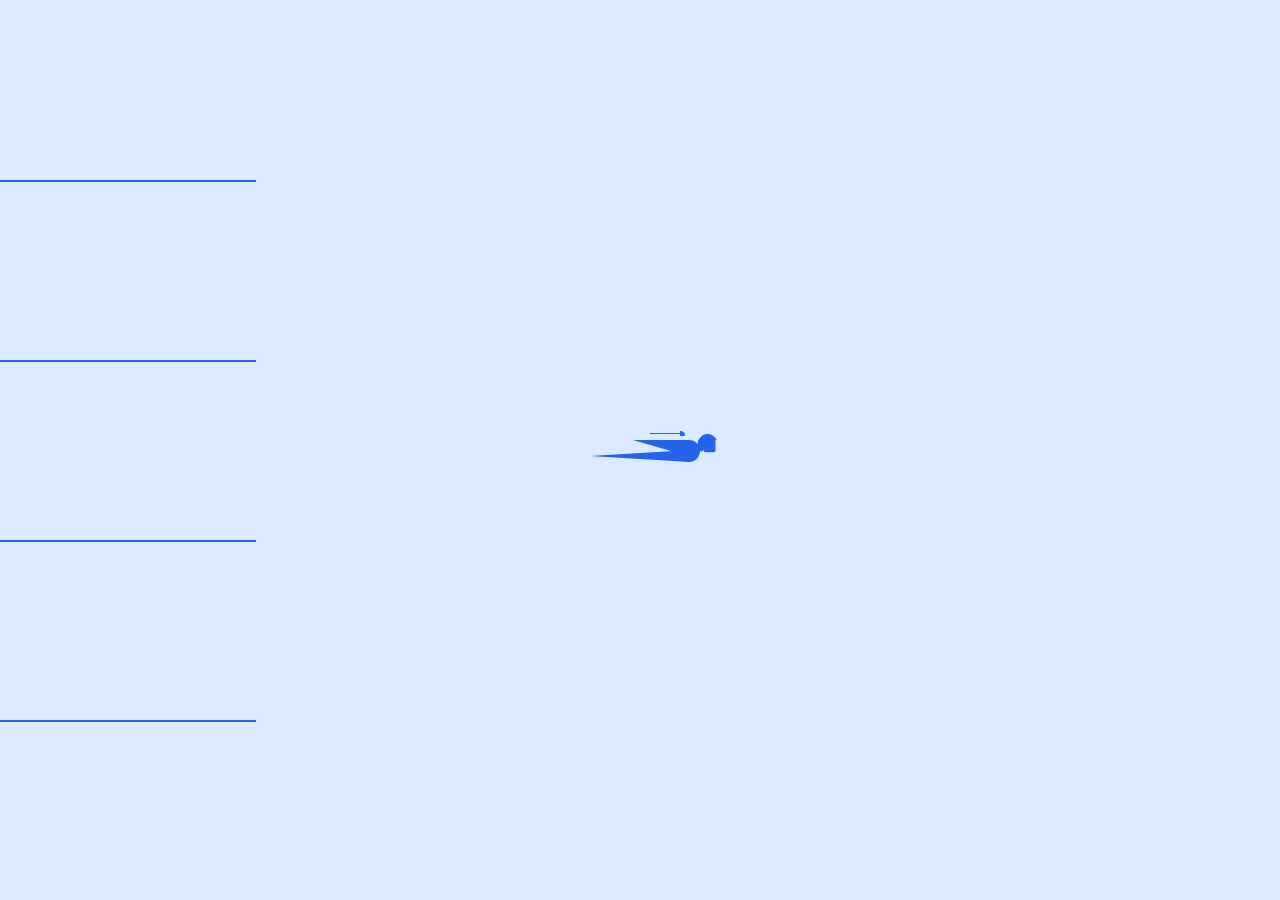
<file: index.html>
<!DOCTYPE html>
<html>
    <head>
        <meta charset="utf-8">
        <meta http-equiv="X-UA-Compatible" content="IE=edge">
        <title></title>
        <meta name="description" content="">
        <meta name="viewport" content="width=device-width, initial-scale=1">
        <link rel="stylesheet" href="loader.css">
    </head>
    <body>

        <div class="loaderCon" id="loader">
            <!-- From Uiverse.io by anand_4957 --> 
            <div class="clouds">
                <div class="cloud cloud1"></div>
                <div class="cloud cloud2"></div>
                <div class="cloud cloud3"></div>
                <div class="cloud cloud4"></div>
                <div class="cloud cloud5"></div>
            </div>

            <div class="loader">
                <span><span></span><span></span><span></span><span></span></span>
                <div class="base">
                    <span></span>
                    <div class="face"></div>
                </div>
            </div>

            <div class="longfazers">
                <span></span><span></span><span></span><span></span>
            </div>


        </div>
        
        <script>
            // setTimeout(function(){
            //     const loader = document.getElementById('loader');
            //     loader
            //     window.location.href = "login.html";
            // }, 5000); // 3 seconds
            window.addEventListener('load', function () {
                const loader = document.getElementById('loader');
                setTimeout(() => {
                    loader.classList.add(".fade");
                    window.location.href = "login.html";
                }, 5000); 
            });
        </script>

    </body>
</html>
</file>
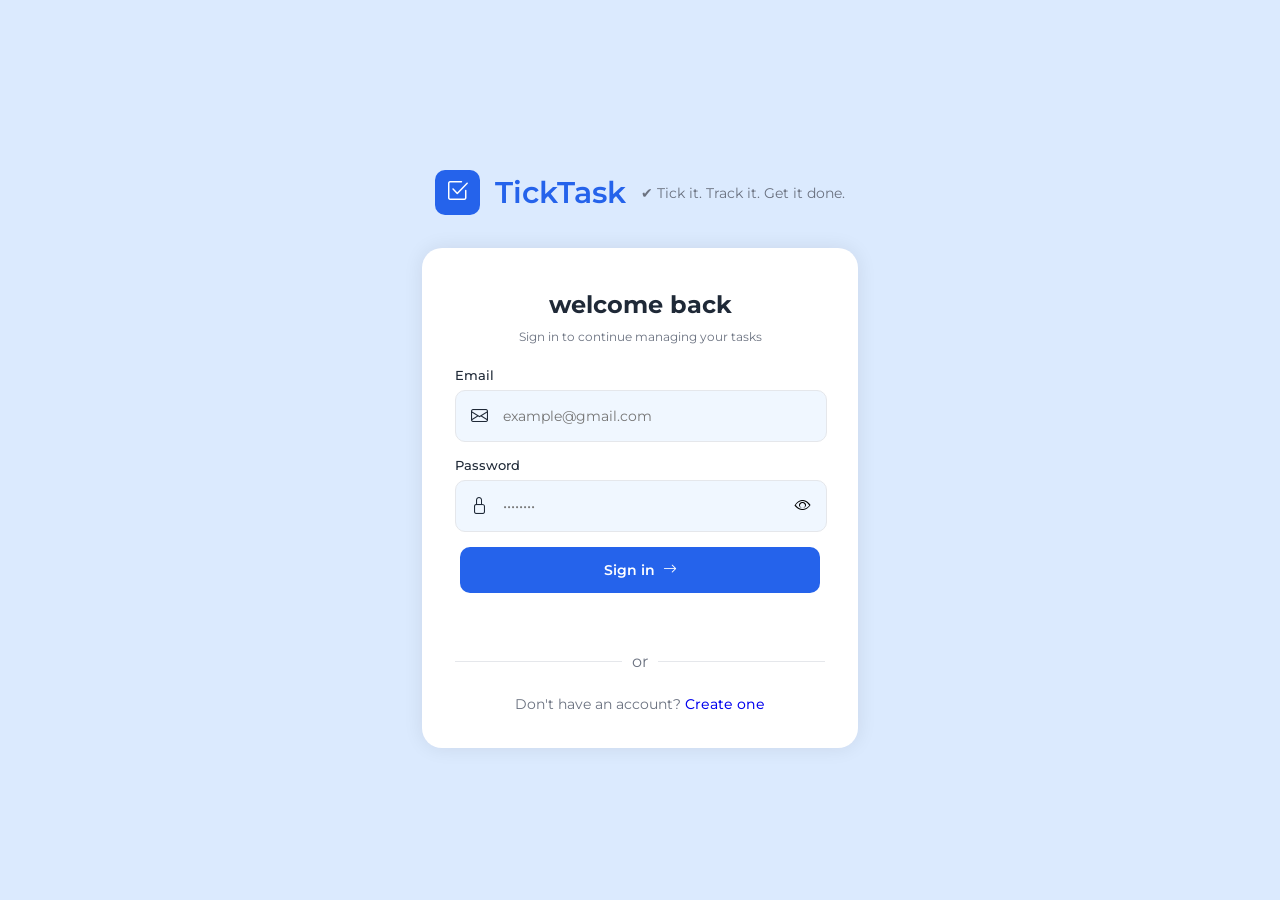
<file: dashboard.html>
<!DOCTYPE html>
<html>
    <head>
        <meta charset="utf-8">
        <meta http-equiv="X-UA-Compatible" content="IE=edge">
        <title></title>
        <meta name="description" content="">
        <meta name="viewport" content="width=device-width, initial-scale=1">
        <link rel="stylesheet" href="dashboard.css">
        <link rel="stylesheet" href="dashboardResponsiveness.css">
        <link rel="stylesheet" href="https://cdn.jsdelivr.net/npm/bootstrap-icons@1.13.1/font/bootstrap-icons.min.css">
        <link rel="preconnect" href="https://fonts.googleapis.com">
        <link rel="preconnect" href="https://fonts.gstatic.com" crossorigin>
        <link href="https://fonts.googleapis.com/css2?family=Montserrat:ital,wght@0,100..900;1,100..900&display=swap" rel="stylesheet">

        <script src="https://cdn.onesignal.com/sdks/web/v16/OneSignalSDK.page.js" defer></script>
        <script>
        window.OneSignalDeferred = window.OneSignalDeferred || [];
        OneSignalDeferred.push(async function(OneSignal) {
            await OneSignal.init({
            appId: "158f4d46-0c42-40fd-8599-8eeed6279883",
            notifyButton: {
                enable: true, // this shows the bell
            },
            });
        });
        </script>
    </head>
    <body>
        <div class="header">
            <div class="sub-header">
                <div class="logo">
                    <div class="sub-box-icon reasonIcon"><i class="bi bi-check2-square"></i></div>
                    <h2>TickTask</h2>
                </div>
                <div class="cta">
                    <div class="profile">
                        <div class="profileCon">
                            <div class="circle"></div>
                            <h3></h3>
                        </div>
                    </div>
                    <!-- <div class="toggleButton">
                        <label class="switch">
                            <span class="sun"><svg xmlns="http://www.w3.org/2000/svg" viewBox="0 0 24 24"><g fill="#ffd43b"><circle r="5" cy="12" cx="12"></circle><path d="m21 13h-1a1 1 0 0 1 0-2h1a1 1 0 0 1 0 2zm-17 0h-1a1 1 0 0 1 0-2h1a1 1 0 0 1 0 2zm13.66-5.66a1 1 0 0 1 -.66-.29 1 1 0 0 1 0-1.41l.71-.71a1 1 0 1 1 1.41 1.41l-.71.71a1 1 0 0 1 -.75.29zm-12.02 12.02a1 1 0 0 1 -.71-.29 1 1 0 0 1 0-1.41l.71-.66a1 1 0 0 1 1.41 1.41l-.71.71a1 1 0 0 1 -.7.24zm6.36-14.36a1 1 0 0 1 -1-1v-1a1 1 0 0 1 2 0v1a1 1 0 0 1 -1 1zm0 17a1 1 0 0 1 -1-1v-1a1 1 0 0 1 2 0v1a1 1 0 0 1 -1 1zm-5.66-14.66a1 1 0 0 1 -.7-.29l-.71-.71a1 1 0 0 1 1.41-1.41l.71.71a1 1 0 0 1 0 1.41 1 1 0 0 1 -.71.29zm12.02 12.02a1 1 0 0 1 -.7-.29l-.66-.71a1 1 0 0 1 1.36-1.36l.71.71a1 1 0 0 1 0 1.41 1 1 0 0 1 -.71.24z"></path></g></svg></span>
                            <span class="moon"><svg xmlns="http://www.w3.org/2000/svg" viewBox="0 0 384 512"><path d="m223.5 32c-123.5 0-223.5 100.3-223.5 224s100 224 223.5 224c60.6 0 115.5-24.2 155.8-63.4 5-4.9 6.3-12.5 3.1-18.7s-10.1-9.7-17-8.5c-9.8 1.7-19.8 2.6-30.1 2.6-96.9 0-175.5-78.8-175.5-176 0-65.8 36-123.1 89.3-153.3 6.1-3.5 9.2-10.5 7.7-17.3s-7.3-11.9-14.3-12.5c-6.3-.5-12.6-.8-19-.8z"></path></svg></span>   
                            <input type="checkbox" class="input" onclick="toggle()">
                            <span class="slider"></span>
                        </label>
                    </div> -->
                    <div class="logoutButton">
                        <button class="logoutBtn"><i class="bi bi-box-arrow-right"></i><p>Logout</p></button>
                    </div>
                </div>
            </div>
        </div>
        <div class="content">
            <div class="sub-content">
                <div class="dashboard">
                    <h2> <span class="name"></span></h2>
                    <p>Your task board is empty. Let's add something!</p>
                </div>
                <div class="card-wrapper">
                    <div class="card">
                        <div class="sub-card">
                            <div class="iconCon iconCon1"><i class="bi bi-list-check"></i></div>
                            <span class="number">0</span>
                            <p>Total Tasks</p>
                        </div>
                    </div>

                    <div class="card">
                        <div class="sub-card">
                            <div class="iconCon iconCon2"><i class="bi bi-check2"></i></div>
                            <span class="number number2">0</span>
                            <p>Completed</p>
                        </div>
                    </div>

                    <div class="card">
                        <div class="sub-card">
                            <div class="iconCon iconCon3"><i class="bi bi-clock"></i></div>
                            <span class="number">0</span>
                            <p>Pending</p>
                        </div>
                    </div>
                </div>

                <div class="progressBar">
                    <div class="progressTitle">
                        <div class="title">
                            <i class="bi bi-graph-up"></i>
                            <p>Progress</p>
                        </div>
                        <div class="value">0%</div>
                    </div>

                    <input type="range" id="progress" min="0" max="100" value="0">
                </div>

                <div class="taskAdder">
                    <div class="input-field">
                        <i class="bi bi-stars"></i>
                        <input type="text" placeholder="what needs to be done today?">
                    </div>
                    <button><i class="bi bi-plus-lg"></i> <span class="buttonText">Add task</span></button>
                </div>

                <div class="tasksList"></div>

                <div class="emptyMessage">
                    <div class="sub-emptyMessage">
                        <div class="sub-box-icon reasonIcon emptyMessageicon">
                            <i class="bi bi-list-check"></i>
                        </div>
                        <h3>No tasks yet</h3>
                        <p>Type something above and press Enter or click <br>
                            Add Task to get started!
                        </p>
                    </div>
                </div>

                <div class="footer">
                    <p>✔ Tick it. Track it. Get it done.</p>
                </div>
            </div>
        </div>
        
        <script src="auth.js"></script>
        <script src="dashboard.js"></script>
        <script src="task.js"></script>
    </body>
</html>
</file>
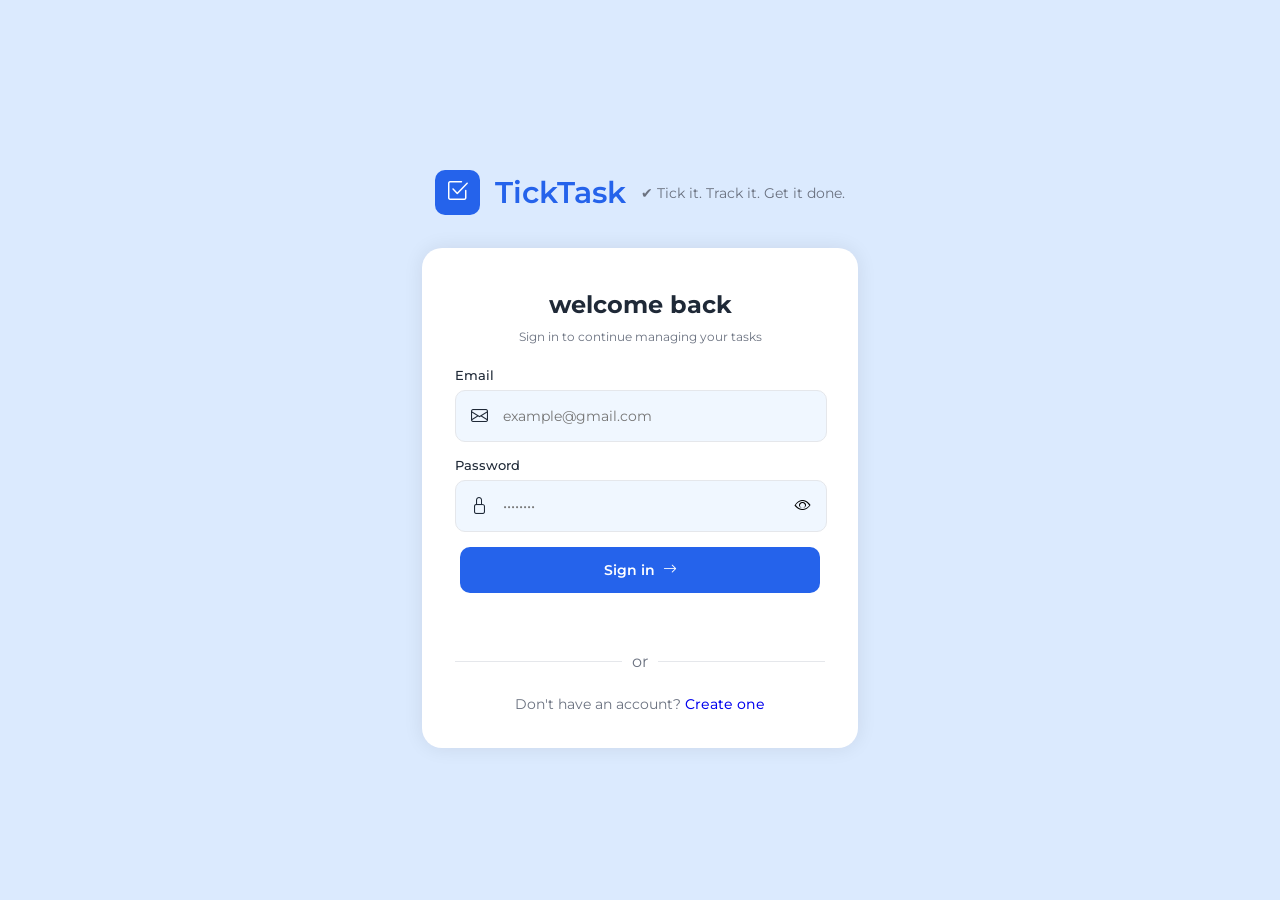
<file: login.html>
<!DOCTYPE html>
<html>
    <head>
        <meta charset="utf-8">
        <meta http-equiv="X-UA-Compatible" content="IE=edge">
        <title></title>
        <meta name="description" content="">
        <meta name="viewport" content="width=device-width, initial-scale=1">
        <link rel="stylesheet" href="login.css">
        <link rel="stylesheet" href="https://cdn.jsdelivr.net/npm/bootstrap-icons@1.13.1/font/bootstrap-icons.min.css">
        <link rel="preconnect" href="https://fonts.googleapis.com">
        <link rel="preconnect" href="https://fonts.gstatic.com" crossorigin>
        <link href="https://fonts.googleapis.com/css2?family=Montserrat:ital,wght@0,100..900;1,100..900&display=swap" rel="stylesheet">


    </head>
    <body>
        <div class="header">
            <div class="sub-box-icon reasonIcon"><i class="bi bi-check2-square"></i></div>
            <h2>TickTask</h2>
            <p class="paragraph">✔ Tick it. Track it. Get it done.</p>
        </div>
        <div class="formBox">
            <form id="loginForm">
                <div class="formHeader">
                    <h2>welcome back</h2>
                    <p class="paragraph formParagraph">Sign in to continue managing your tasks</p>
                </div>

                <div class="input-con">
                    <label for="email">Email</label>
                    <div class="input-field">
                        <i class="bi bi-envelope"></i>
                        <input type="email" name="email" placeholder="example@gmail.com" id="loginEmail">
                    </div>
                </div>

                <div class="input-con">
                    <label for="password">Password</label>
                    <div class="input-field">
                        <i class="bi bi-lock"></i>
                        <input type="password" class="password" name="email" placeholder="••••••••" id="pwd">
                        <i class="bi bi-eye" onclick="reveal()" id="icon"></i>
                    </div>
                </div>

                <button class="button">Sign in&nbsp; <i class="bi bi-arrow-right"></i></button>

                <p class="loginMessage"></p>

                <div class="option">
                    <hr> <span class="or">or</span> <hr>
                </div>

                <p class="paragraph">Don't have an account? <a href="register.html">Create one</a></p>
            </form>
        </div>
        
        <script src="auth.js" ></script>
        <!-- <script src="dashboard.js"></script> -->
    </body>
</html>
</file>
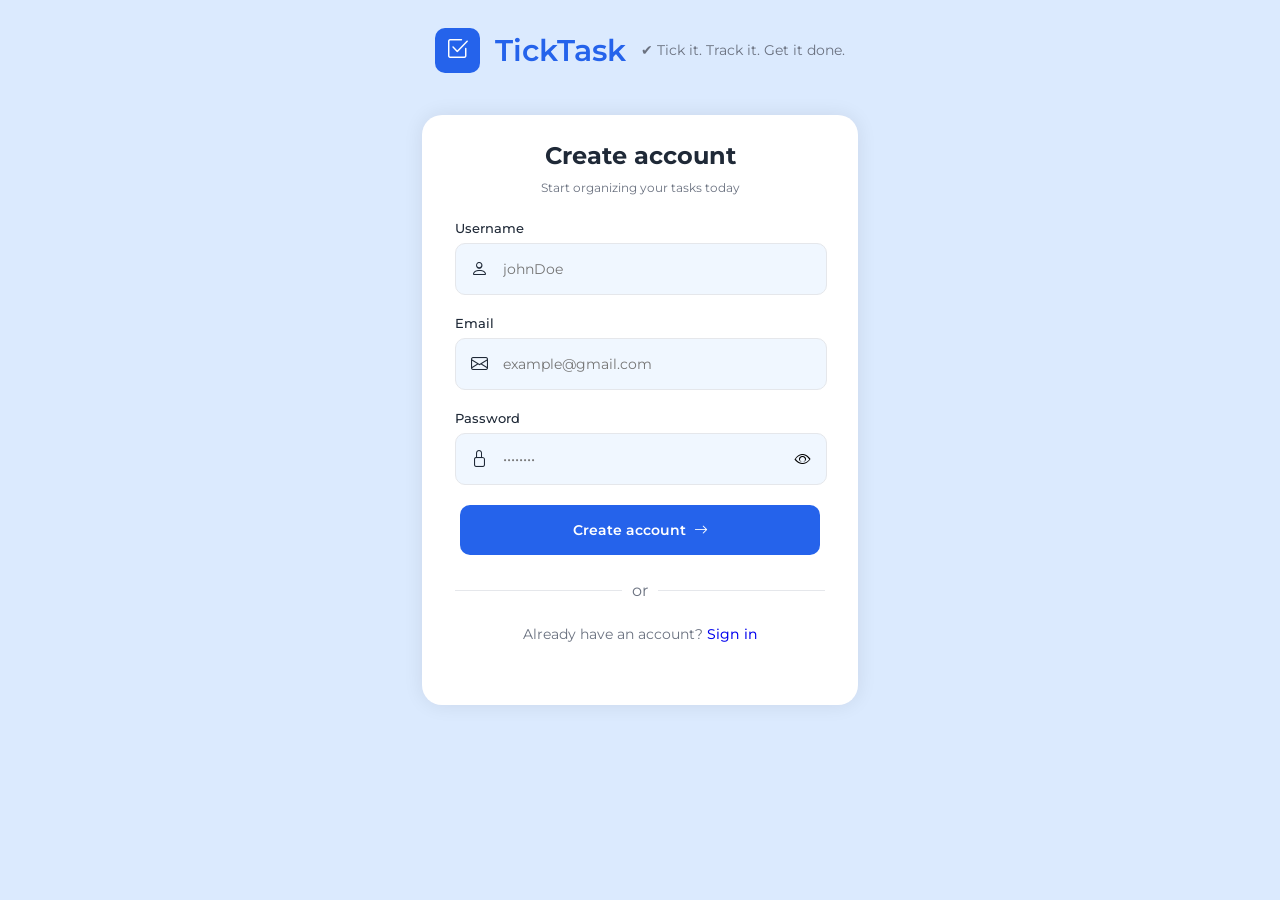
<file: register.html>
<!DOCTYPE html>
<html>
    <head>
        <meta charset="utf-8">
        <meta http-equiv="X-UA-Compatible" content="IE=edge">
        <title></title>
        <meta name="description" content="">
        <meta name="viewport" content="width=device-width, initial-scale=1">
        <link rel="stylesheet" href="register.css">
        <link rel="stylesheet" href="https://cdn.jsdelivr.net/npm/bootstrap-icons@1.13.1/font/bootstrap-icons.min.css">
        <link rel="preconnect" href="https://fonts.googleapis.com">
        <link rel="preconnect" href="https://fonts.gstatic.com" crossorigin>
        <link href="https://fonts.googleapis.com/css2?family=Montserrat:ital,wght@0,100..900;1,100..900&display=swap" rel="stylesheet">


    </head>
    <body>
        <div class="header">
            <div class="sub-box-icon reasonIcon"><i class="bi bi-check2-square"></i></div>
            <h2>TickTask</h2>
            <p class="paragraph">✔ Tick it. Track it. Get it done.</p>
        </div>
        <div class="formBox">
            <form id="registerForm">
                <div class="formHeader">
                    <h2>Create account</h2>
                    <p class="paragraph formParagraph">Start organizing your tasks today</p>
                </div>

                <div class="input-con">
                    <label for="email">Username</label>
                    <div class="input-field">
                        <i class="bi bi-person"></i>
                        <input type="text" name="email" placeholder="johnDoe" id="registerName">
                    </div>
                </div>

                <div class="input-con">
                    <label for="email">Email</label>
                    <div class="input-field">
                        <i class="bi bi-envelope"></i>
                        <input type="email" name="email" placeholder="example@gmail.com" id="registerEmail">
                    </div>
                </div>

                <div class="input-con">
                    <label for="password">Password</label>
                    <div class="input-field">
                        <i class="bi bi-lock"></i>
                        <input type="password" class="password" name="email" placeholder="••••••••" id="pwd">
                        <i class="bi bi-eye" onclick="reveal()" id="icon"></i>
                    </div>
                </div>

                <button class="button">Create account&nbsp; <i class="bi bi-arrow-right"></i></button>

                <div class="option">
                    <hr> <span class="or">or</span> <hr>
                </div>

                <p class="paragraph">Already have an account? <a href="login.html">Sign in</a></p>
            </form>
        </div>
        
        <script src="auth.js" async defer></script>
    </body>
</html>
</file>
<file: loader.css>
*{
    margin: 0;
    padding: 0;
}

body{
    display: flex;
    justify-content: center;
    align-items: center;
    height: 100vh;
    overflow-y: hidden;
    overflow-x: hidden;
    /* background-color: #F0F7FF; */
    background-color: #DBEAFE;

}

.loaderCon{
    width: 100%;
    height: 100vh;
    position: relative;
    overflow: hidden;
}

.fade{
  transition: 0.6s ease-in-out;
  opacity: 0;
}

/* From Uiverse.io by anand_4957 */ 
.loader {
  position: absolute;
  top: 50%;
  left: 50%;
  margin-left: -50px;
  animation: speeder 0.4s linear infinite;
}

.loader > span {
  height: 5px;
  width: 35px;
  background: #2563EB;
  position: absolute;
  top: -19px;
  left: 60px;
  border-radius: 2px 10px 1px 0;
}

.base span {
  position: absolute;
  width: 0;
  height: 0;
  border-top: 6px solid transparent;
  border-right: 100px solid #2563EB;
  border-bottom: 6px solid transparent;
}

.base span:before {
  content: "";
  height: 22px;
  width: 22px;
  border-radius: 50%;
  background: #2563EB;
  position: absolute;
  right: -110px;
  top: -16px;
}

.base span:after {
  content: "";
  position: absolute;
  width: 0;
  height: 0;
  border-top: 0 solid transparent;
  border-right: 55px solid #2563EB;
  border-bottom: 16px solid transparent;
  top: -16px;
  right: -98px;
}

.face {
  position: absolute;
  height: 12px;
  width: 20px;
  background: #2563EB;
  border-radius: 20px 20px 0 0;
  transform: rotate(-40deg);
  right: -125px;
  top: -15px;
}

.face:after {
  content: "";
  height: 12px;
  width: 12px;
  background: #2563EB;
  right: 4px;
  top: 7px;
  position: absolute;
  transform: rotate(40deg);
  transform-origin: 50% 50%;
  border-radius: 0 0 2px 2px;
}

.loader > span > span {
  width: 30px;
  height: 1px;
  background: #DBEAFE;
  position: absolute;
}

.loader > span > span:nth-child(1) {
  animation: fazer1 0.2s linear infinite;
}

.loader > span > span:nth-child(2) {
  top: 3px;
  animation: fazer2 0.4s linear infinite;
}

.loader > span > span:nth-child(3) {
  top: 1px;
  animation: fazer3 0.4s linear infinite;
  animation-delay: -1s;
}

.loader > span > span:nth-child(4) {
  top: 4px;
  animation: fazer4 1s linear infinite;
  animation-delay: -1s;
}

@keyframes fazer1 {
  0% {
    left: 0;
  }
  100% {
    left: -80px;
    opacity: 0;
  }
}

@keyframes fazer2 {
  0% {
    left: 0;
  }
  100% {
    left: -100px;
    opacity: 0;
  }
}

@keyframes fazer3 {
  0% {
    left: 0;
  }
  100% {
    left: -50px;
    opacity: 0;
  }
}

@keyframes fazer4 {
  0% {
    left: 0;
  }
  100% {
    left: -150px;
    opacity: 0;
  }
}

@keyframes speeder {
  0% {
    transform: translate(2px, 1px) rotate(0deg);
  }
  10% {
    transform: translate(-1px, -3px) rotate(-1deg);
  }
  20% {
    transform: translate(-2px, 0px) rotate(1deg);
  }
  30% {
    transform: translate(1px, 2px) rotate(0deg);
  }
  40% {
    transform: translate(1px, -1px) rotate(1deg);
  }
  50% {
    transform: translate(-1px, 3px) rotate(-1deg);
  }
  60% {
    transform: translate(-1px, 1px) rotate(0deg);
  }
  70% {
    transform: translate(3px, 1px) rotate(-1deg);
  }
  80% {
    transform: translate(-2px, -1px) rotate(1deg);
  }
  90% {
    transform: translate(2px, 1px) rotate(0deg);
  }
  100% {
    transform: translate(1px, -2px) rotate(-1deg);
  }
}

.longfazers {
  position: absolute;
  width: 100%;
  height: 100%;
}

.longfazers span {
  position: absolute;
  height: 2px;
  width: 20%;
  background: #2563EB;
}

.longfazers span:nth-child(1) {
  top: 20%;
  animation: lf 0.6s linear infinite;
  animation-delay: -5s;
}

.longfazers span:nth-child(2) {
  top: 40%;
  animation: lf2 0.8s linear infinite;
  animation-delay: -1s;
}

.longfazers span:nth-child(3) {
  top: 60%;
  animation: lf3 0.6s linear infinite;
}

.longfazers span:nth-child(4) {
  top: 80%;
  animation: lf4 0.5s linear infinite;
  animation-delay: -3s;
}

@keyframes lf {
  0% {
    left: 200%;
  }
  100% {
    left: -200%;
    opacity: 0;
  }
}

@keyframes lf2 {
  0% {
    left: 200%;
  }
  100% {
    left: -200%;
    opacity: 0;
  }
}

@keyframes lf3 {
  0% {
    left: 200%;
  }
  100% {
    left: -100%;
    opacity: 0;
  }
}

@keyframes lf4 {
  0% {
    left: 200%;
  }
  100% {
    left: -100%;
    opacity: 0;
  }
}

/* ✅ CLOUDS - moving right to left with px values */
.clouds {
  position: absolute;
  width: 100%;
  height: 100%;
  z-index: -1;
  overflow: hidden;
}

.cloud {
  position: absolute;
  background: white;
  border-radius: 50%;
  opacity: 0.25;
  animation: moveClouds linear infinite;
}

.cloud::before,
.cloud::after {
  content: "";
  position: absolute;
  background: white;
  border-radius: 50%;
}

.cloud::before {
  width: 60%;
  height: 60%;
  top: -30%;
  left: 10%;
}

.cloud::after {
  width: 40%;
  height: 40%;
  top: -20%;
  left: 50%;
}

/* Clouds start off-screen (right) and move left */
.cloud1 {
  width: 100px;
  height: 60px;
  top: 15%;
  left: 110vw; /* off-screen to the right */
  animation-duration: 2s;
}

.cloud2 {
  width: 150px;
  height: 80px;
  top: 35%;
  left: 120vw;
  animation-duration: 3s;
}

.cloud3 {
  width: 80px;
  height: 50px;
  top: 20%;
  left: 130vw;
  animation-duration: 4s;
}
.cloud4 {
  width: 100px;
  height: 80px;
  top: 70%;
  left: 115vw;
  animation-duration: 3s;
}
.cloud5 {
  width: 170px;
  height: 50px;
  top: 80%;
  left: 125vw;
  animation-duration: 2s;
}

@keyframes moveClouds {
  0% {
    transform: translateX(0);
  }
  100% {
    transform: translateX(-120vw);
  }
}
</file>
<file: dashboard.css>
*{
    margin: 0;
    padding: 0;
}

:root{
    --text-dark: #1F2937;
    --text-light: #6B7280;
    --font-primary: "Montserrat", sans-serif;
    --border-color: #E5E7EB;
}

.header{
    width: 100%;
    height: 80px;
    border-bottom: 1px solid var(--border-color);
    box-shadow: 0 1px 10px var(--border-color);
    display: flex;
    justify-content: center;
    align-items: center;
}

.sub-header{
    width: 55%;
    height: 70px;
    display: flex;
    justify-content: space-between;
}

.logo{
    width: 25%;
    height: 70px;
    display: flex;
    align-items: center;
    gap: 10px;
    font-family: var(--font-primary);
}

.header h2{
    font-size: 22px;
    font-optical-sizing: auto;
    font-weight: 600;
    font-style: normal;
    color: #2563EB;
}

.sub-box-icon{
    width: 45px;
    height: 45px;
    border-radius: 10px;
    display: flex;
    justify-content: center;
    align-items: center;
    font-size: 23px;
    background-color: #2563EB;
    color: white;
    animation: float 3s ease-in-out infinite;
}

.cta{
    width: 50%;
    height: 70px;
    display: flex;
    justify-content: right;
}

.profile{
    width: 45%;
    height: 70px;
    display: flex;
    justify-content: center;
    align-items: center;
}

.profileCon{
    width: fit-content;
    height: 50px;
    border-radius: 40px;
    display: flex;
    align-items: center;
    gap: 10px;
    background-color: #647fb92d;
}

.profileCon .circle{
    width: 34px;
    height: 34px;
    border-radius: 50%;
    background-color: #2563EB;
    margin-left: 10px;
    color: white;
    font-weight: bold;
    font-family: var(--font-primary);
}

.profileCon h3{
    font-size: 13px;
    font-family: var(--font-primary);
    font-weight: 450;
    margin-right: 15px;
}

/* .toggleButton{
    width: 25%;
    height: 70px;
    display: flex;
    justify-content: center;
    align-items: center;
}

 
.switch {
  font-size: 17px;
  position: relative;
  display: inline-block;
  width: 50px;
  height: 21px;
}

.switch input {
  opacity: 0;
  width: 0;
  height: 0;
}

.slider {
  position: absolute;
  cursor: pointer;
  top: 0;
  left: 0;
  right: 0;
  bottom: 0;
  background-color: #73C0FC;
  transition: .4s;
  border-radius: 30px;
}

.slider:before {
  position: absolute;
  content: "";
  height: 21px;
  width: 21px;
  border-radius: 20px;
  top: 0;
  left: 0;
  bottom: 2px;
  z-index: 2;
  background-color: #e8e8e8;
  transition: .4s;
}

.sun svg {
  position: absolute;
  top: 2px;
  left: 30px;
  z-index: 1;
  width: 17px;
  height: 17px;
}

.moon svg {
  fill: #73C0FC;
  position: absolute;
  top: 2px;
  left: 3px;
  z-index: 1;
  width: 17px;
  height: 17px;
}

.sun svg {
  animation: rotate 15s linear infinite;
}

@keyframes rotate {
 
  0% {
    transform: rotate(0);
  }

  100% {
    transform: rotate(360deg);
  }
}

.moon svg {
  animation: tilt 5s linear infinite;
}

@keyframes tilt {
 
  0% {
    transform: rotate(0deg);
  }

  25% {
    transform: rotate(-10deg);
  }

  75% {
    transform: rotate(10deg);
  }

  100% {
    transform: rotate(0deg);
  }
}

.input:checked + .slider {
  background-color: #183153;
}

.input:focus + .slider {
  box-shadow: 0 0 1px #183153;
}

.input:checked + .slider:before {
  transform: translateX(30px);
} */

.logoutButton{
    width: 30%;
    height: 70px;
    display: flex;
    justify-content: center;
    align-items: center;
}

.logoutBtn{
    width: 10px;
    height: 35px;
    font-family: var(--font-primary);
    font-weight: 500;
    border-radius: 8px;
    border: none;
    color: var(--text-light);
    background-color: transparent;
    font-size: 13px;
    display: flex;
    justify-content: center;
    align-items: center;
}

.logoutBtn:hover{
    color: rgb(190, 77, 77);
    transition: 0.4s ease-in-out;
}

.content{
    width: 100%;
    min-height: 100vh;
    background-color: #DBEAFE;
    display: flex;
  justify-content: center;
}

.dark{
  background-color: #0F172A;
}

.dark .header{
  background-color: #1E293B;
}

.dark .card{
  /* background-color: #1E293B; */
  background-color: #1E293B;
  color: #E2E8F0;
}

.dark .input-field{
  background-color: #1E293B;
  color: #E2E8F0;
  border-color: #e2e8f01f;
}

.dark .input-field input{
  color: #E2E8F0;
}

.dark button{
  background-color: #3B82F6;
}

.sub-content{
  width: 55%;
  height: fit-content;
  margin-top: 10px;
  display: flex;
  flex-direction: column;
  gap: 20px;
}

.dashboard{
    width: 100%;
    height: 100px;
    display: flex;
    flex-direction: column;
    justify-content: center;
    gap: 10px;
    font-family: var(--font-primary);
}

.dashboard h2{
  font-size: 27px;
  color: var(--text-dark);
}

.dashboard .name{
  color: #2563EB;
}

.dashboard p{
  font-size: 15px;
  color: var(--text-light);
}

.card-wrapper{
  width: 100%;
  height: 150px;
  display: flex;
  gap: 20px;
}

.card{
  width: 40%;
  height: 150px;
  background-color: white;
  border-radius: 15px;
  display: flex;
  justify-content: center;
  align-items: center;
  box-shadow: 0px 2px 3px #6b728031;
}

.sub-card{
  width: 85%;
  height: 130px;
  display: flex;
  flex-direction: column;
  justify-content: center;
  gap: 15px;
}

.iconCon{
  width: 32px;
  height: 32px;
  border-radius: 50%;
  display: flex;
  justify-content: center;
  align-items: center;
  color: var(--text-light);
  font-family: var(--font-primary);
}

.iconCon1{
  background-color: #73C0FC;
}

.iconCon2{
  background-color: rgba(94, 230, 94, 0.26);
  color: rgb(26, 175, 26);
}

.iconCon3{
  background-color: rgba(243, 243, 51, 0.356);
  color: orange;
}

.sub-card .number{
  width: 33px;
  height: 30px;
  font-size: 35px;
  display: flex;
  justify-content: center;
  align-items: center;
  font-family: var(--font-primary);
  font-weight: 500;
}

.number2{
  color: rgb(26, 175, 26);
}

.sub-card p{
  font-family: var(--font-primary);
  font-size: 14px;
}

.progressBar{
  width: 100%;
  height: 45px;
  /* opacity: 0; */
  display: none;
  transition: 0.3s ease;
}

.progressBar.show{
  display: flex;
  flex-direction: column;
}

.progressTitle{
  width: 100%;
  height: 25px;
  display: flex;
  justify-content: space-between;
  margin-bottom: 5px;
}

.progressTitle .title{
  width: 20%;
  height: 25px;
  display: flex;
  align-items: center;
  gap: 7px;
  font-family: var(--font-primary);
  font-size: 13px;
  font-weight: 600;
}

.title i{
  color: #2563EB;
}

.progressTitle .value{
  width: 5%;
  height: 25px;
  display: flex;
  justify-content: right;
  align-items: center;
  font-family: var(--font-primary);
  font-size: 13px;
  font-weight: 600;
  color: #2563EB;
}

#progress {
  -webkit-appearance: none;
  appearance: none;
  width: 100%;
  height: 8px;
  border-radius: 5px;
  background: rgba(255, 255, 255, 0.479);
  outline: none;
}

#progress::-webkit-slider-runnable-track {
  height: 8px;
  border-radius: 5px;
}

#progress::-webkit-slider-thumb {
  -webkit-appearance: none;
  appearance: none;
  width: 0;
  height: 0;
}

#progress::-moz-range-thumb {
  width: 0;
  height: 0;
  border: none;
}

.taskAdder{
  width: 100%;
  height: 60px;
  display: flex;
  justify-content: center;
  align-items: center;
  gap: 15px;
}

.input-field{
  width: 80%;
  height: 50px;
  background-color: white;
  border-radius: 15px;
  display: flex;
  justify-content: center;
  align-items: center;
  border: 1px solid var(--border-color);
  box-shadow: 0px 1px 3px #6b728031;
  transition: 
    border-color 0.2s ease,
    box-shadow 0.2s ease,
    background 0.2s ease;
}

.input-field:focus-within{
    border-color: #2563EB;
    box-shadow: 0 0 0 2px rgba(37, 99, 235, 0.15);
}

.input-field i{
  font-size: 19px;
  margin-right: 12px;
  color: #2563EB;
}

.input-field input{
  width: 89%;
  height: 40px;
  border: none;
  outline: none;
  background-color: transparent;
  font-size: 14px;
  font-family: var(--font-primary);
  color: var(--text-dark);
  font-weight: 500;
}

.input-field input::placeholder{
  color: var(--text-light);
}

button{
  width: 20%;
  height: 50px;
  border-radius: 15px;
  font-family: var(--font-primary);
  font-size: 15px;
  font-weight: 500;
  background-color: #2563EB;
  color: white;
  border: none;
  display: flex;
  justify-content: center;
  align-items: center;
  gap: 10px;
}

.bi-plus-lg{
  display: flex;
  transition: transform 0.4s ease;
}

button:hover{
  transform: scale(1.05);
  transition: 0.4s ease;
}

button:hover .bi-plus-lg{
  transform: rotate(180deg);
}

.taskCon{
  width: 100%;
  height: 70px;
  background-color: white;
  border-radius: 15px;
  border: 1px solid var(--border-color);
  box-shadow: 0px 2px 3px #6b728031;
  display: flex;
  align-items: center;
  gap: 10px;
  margin-bottom: 15px;
  cursor: grab;
  transition: 0.2s;
}

.taskCon:hover{
  transform:scale(1.02);
}

.taskCon:active{
  cursor:grabbing;
}

.taskCon:hover .bi-pencil{
  display: block;
  transition: 0.5s
}

.taskCon:hover .bi-trash{
  display: block;
  transition: 0.5s
}

.taskCon i{
  color: #6b7280cb;
}

.circle{
  width: 19px;
  height: 19px;
  border: 2px solid #6b728065;
  border-radius: 50%;
  margin-left: 20px;
  display: flex;
  justify-content: center;
  align-items: center;
}

.circle:hover{
  border-color: #2563EB;
  transition: 0.4s ease-in-out;
  cursor: pointer;
}

.tick{
  display:none;
  font-size: 15px;
  font-family: var(--font-primary);
}


.circle::after{
  content: "";
  background-color: green;
}

.bi-pencil,.bi-trash{
  font-size: 13px;
  display: none;
}

.editCon,.deleteCon{
  width: 30px;
  height: 30px;
  border-radius: 10px;
  display: flex;
  justify-content: center;
  align-items: center;
}

.editCon:hover{
  cursor: pointer;
  background-color: #cadaf0dc;
  display: flex;
  justify-content: center;
  align-items: center;
  transition: 0.2s ease-in-out;
  color: var(--text-dark);
}

.deleteCon:hover{
  cursor: pointer;
  background-color: rgba(250, 100, 100, 0.377);
  display: flex;
  justify-content: center;
  align-items: center;
  transition: 0.2s ease-in-out;
}

.task{
  width: 79%;
  height: 60px;
  font-family: var(--font-primary);
  display: flex;
  flex-direction: column;
  justify-content: center;
  gap: 5px;
  font-weight: 500;
  color: var(--text-light);
}

.text{
  font-size: 13px;
  word-wrap: break-word;
  overflow-wrap: break-word;
}

.date{
  font-size: 10px;
}

/* when task is completed */

.taskCon.completed .circle{
    background-color: rgb(26, 175, 26);
    border-color: rgb(26, 175, 26);
}

.taskCon.completed .tick{
    display:block;
    color: white;
    font-family: var(--font-primary);
    padding-top: 2px;
}

.taskCon.completed .text{
    text-decoration: line-through;
    opacity:0.6;
}

.emptyMessage{
  width: 100%;
  height: 300px;
  display: none;
  transition:0.3s ease;
}

.emptyMessage.show{
  display: flex;
}

.sub-emptyMessage{
  width: 100%;
  height: 300px;
  display: flex;
  flex-direction: column;
  justify-content: center;
  align-items: center;
  gap: 12px;
  font-family: var(--font-primary);
}

.emptyMessageicon{
  width: 90px;
  height: 90px;
  font-size: 25px;
  background-color: #cbdaeee3;
  border: 1px solid #2564eb23;
  color: #2563EB;
  animation: float 3s ease-in-out infinite;
}

.sub-emptyMessage h3{
  font-size: 18px;
  color: var(--text-dark);
}

.sub-emptyMessage p{
  font-size: 14px;
  text-align: center;
  color: var(--text-light);
}

.footer{
  width: 100%;
  height: 60px;
  display: flex;
  justify-content: center;
  align-items: center;
  color: var(--text-light);
  font-family: var(--font-primary);
  font-size: 12px;
}

@keyframes float {
  0%, 100% {
    transform: translateY(0);
  }
  50% {
    transform: translateY(-7px);
  }
}
</file>
<file: dashboardResponsiveness.css>
*{
    margin: 0;
    padding: 0;
}

/* Tablet Screen */
@media (min-width: 801px) and (max-width: 1200px) {
    .sub-header{
        width: 75%;
    }

    .sub-content{
        width: 75%;
    }
}

/* mobile Screen */
@media (min-width: 0) and (max-width: 800px) {
    .sub-header{
        width: 95%;
    }

    .logo{
        width: 41%;
        display: flex;
        justify-content: center;
        align-items: center;
    }

    .logo h2{
        font-size: 19px;
    }

    .logo .sub-box-icon{
        width: 35px;
        height: 35px;
        font-size: 18px;
    }

    .profileCon{
        display: none;
    }

    .profileCon h3{
        display: none;
    }

    .switch{
        width: 40px;
        height: 18px;
        position: relative;
    }

    .slider{
        position: absolute;
        left: -2px;
    }

    .slider::before{
        position: absolute;
        width: 20px;
        height: 20px;
        top: -1px;
    }

    .sun svg{
        top: 1px;
        left: 23px;
        width: 15px;
        height: 15px;
    }

    .moon svg{
        top: 1px;
        left: 2px;
        width: 15px;
        height: 15px;
    }

    .input:checked + .slider:before {
        transform: translateX(22px);
    }

    .logoutButton{
        width: 28%;
    }

    .logoutBtn{
        font-size: 20px;
    }

    .logoutBtn p{
        display: none;
    }

    .sub-content{
        width: 90%;
    }

    .dashboard{
        gap: 7px;
    }

    .dashboard h2{
        font-size: 22px;
    }

    .dashboard p{
        font-size: 13px;
    }

    .card-wrapper{
        height: 100px;
        gap: 10px;
    }

    .card{
        height: 100px;
    }

    .sub-card{
        width: 75%;
        gap: 10px;
        height: 75px;
    }

    .iconCon{
        width: 22px;
        height: 22px;
        font-size: 12px;
    }

    .sub-card .number{
        font-size: 21px;
        width: 18px;
        height: 18px;
    }

    .sub-card p{
        font-size: 12px;
    }

    .input-field i{
        font-size: 15px;
        margin-right: 8px;
    }

    .input-field input{
        width: 79%;
        font-size: 15px;
    }

    .input-field input::placeholder{
        font-size: 12.6px;
    }

    .taskAdder button{
        display: flex;
        justify-content: center;
        align-items: center;
        font-size: 20px;
    }

    .buttonText{
        display: none;
    }

    .task{
        width: 59%;
    }

    .circle{
        width: 17px;
        height: 17px;
    }

    .text{
        font-size: 12px;
    }

    .date{
        font-size: 8.5px;
    }

    .editCon,.deleteCon{
        width: 25px;
        height: 25px;
    }

    .emptyMessageicon{
        width: 70px;
        height: 70px;
    }

    .sub-emptyMessage h3{
        font-size: 16px;
        color: var(--text-dark);
    }

    .sub-emptyMessage p{
        font-size: 12px;
        text-align: center;
        color: var(--text-light);
    }
}
</file>
<file: login.css>
*{
    margin: 0;
    padding: 0;
}

:root{
    --text-dark: #1F2937;
    --text-light: #6B7280;
    --font-primary: "Montserrat", sans-serif;
    --border-color: #E5E7EB;
}

body{
    display: flex;
    flex-direction: column;
    justify-content: center;
    align-items: center;
    gap: 15px;
    height: 100vh;
    background-color: #DBEAFE;
}

.header{
    width: 34%;
    height: 80px;
    display: flex;
    justify-content: center;
    align-items: center;
    gap: 15px;
    animation: fade-in-up 0.6s ease-in;
}

.sub-box-icon{
    width: 45px;
    height: 45px;
    border-radius: 10px;
    display: flex;
    justify-content: center;
    align-items: center;
    font-size: 23px;
    background-color: #2563EB;
    color: white;
    animation: float 3s ease-in-out infinite;
}

@keyframes float {
  0%, 100% {
    transform: translateY(0);
  }
  50% {
    transform: translateY(-7px);
  }
}

.header h2{
    font-size: 30px;
    font-family: var(--font-primary);
    font-optical-sizing: auto;
    font-weight: 600;
    font-style: normal;
    color: #2563EB;
}

.paragraph{
    color: var(--text-light);
    font-family: var(--font-primary);
    font-size: 14px;
}

.formBox{
    width: 34%;
    height: 500px;
    background-color: white;
    border-radius: 20px;
    box-shadow: 0 0 20px rgba(0, 0, 0, 0.082);
    display: flex;
    justify-content: center;
    align-items: center;
    animation: fade-in-up 0.6s ease-in;
}

form{
    width: 85%;
    height: 430px;
    display: flex;
    flex-direction: column;
    align-items: center;
    gap: 15px;
}

.formHeader{
    width: 100%;
    height: 75px;
    display: flex;
    flex-direction: column;
    justify-content: center;
    align-items: center;
    gap: 10px;
    font-family: var(--font-primary);
}

.formHeader h2{
    color: var(--text-dark);
}

.formParagraph{
    font-size: 12px;
}

.input-con{
    width: 100%;
    height: 80px;
    font-family: var(--font-primary);
    display: flex;
    flex-direction: column;
    gap: 7px;
}

.input-con label{
    font-size: 13px;
    color: var(--text-dark);
    font-weight: 500;
}

.input-field{
    width: 100%;
    height: 50px;
    background: #F0F7FF;
    border-radius: 10px;
    border: 1px solid var(--border-color);
    display: flex;
    justify-content: center;
    align-items: center;
    transition: 
        border-color 0.2s ease,
        box-shadow 0.2s ease,
        background 0.2s ease;
}

/* icon */
.input-field .bi-envelope,.bi-lock{
    font-size: 17px;
    color: var(--text-dark);
    margin-right: 15px;
}

/* input */
.input-field input{
    width: 83%;
    height: 45px;
    border: none;
    outline: none;
    font-size: 14px;
    background-color: transparent;
    font-family: var(--font-primary);
}

/* focus effect */
.input-field:focus-within{
    border-color: #2563EB;
    box-shadow: 0 0 0 3px rgba(37, 99, 235, 0.15);
}

.input-field .password{
    width: 75%;
}

.bi-eye,.bi-eye-slash{
    margin-right: 0;
    margin-left: 15px;
}

.button {
    cursor: pointer;
    width: 97.5%;
    height: 50px;       
    font-size: 14px;
    border: none;
    border-radius: 10px;
    background-color: #2563EB;
    font-weight: 600;
    transition: all 0.3s cubic-bezier(0.23, 1, 0.320, 1);
    font-family: var(--font-primary);
    color: white;
}

.button:hover {
    scale: 1.03;
    box-shadow: 0 0 40px rgba(0, 0, 0, 0.082);
}

.button:active {
    scale: 1;
}

.loginMessage{
    padding: 10px 15px;
    font-family: var(--font-primary);
    font-size: 14px;
    border-radius: 8px;
}

.option{
    width: 100%;
    height: 40px;
    display: flex;
    justify-content: center;
    align-items: center;
    gap: 10px;
}

hr{
    width: 100%;
    border: none;
    height: 1px;
    background-color: var(--border-color);
}

.or{
    color: var(--text-light);
    font-family: var(--font-primary);
}

a{
    text-decoration: none;
    font-weight: 450;
}

a:hover{
    text-decoration: underline;
}

@keyframes fade-in-up {
  from {
    opacity: 0;
    transform: translateY(-16px);
  }
  to {
    opacity: 1;
    transform: translateY(0);
  }
}

/* tablet screen */
@media (min-width: 801px) and (max-width: 1200px) {
    .header{
        width: 60%;
        gap: 30px;
    }

    .formBox{
        width: 50%;
    }

    .input-field .password{
        width: 77%;
    }
}

/* mobile screen */
@media (min-width: 0) and (max-width: 800px) {
    .header{
        width: 90%;
        flex-direction: column;
        height: 150px;
        gap: 5px;
    }

    .formBox{
        width: 90%;
        margin-bottom: 15px;
    }

    .input-field input{
        width: 78%;
    }

    .input-field .password{
        width: 68%;
    }
}
</file>
<file: register.css>
*{
    margin: 0;
    padding: 0;
}

:root{
    --text-dark: #1F2937;
    --text-light: #6B7280;
    --font-primary: "Montserrat", sans-serif;
    --border-color: #E5E7EB;
}

body{
    display: flex;
    flex-direction: column;
    justify-content: center;
    align-items: center;
    gap: 15px;
    background-color: #DBEAFE;
}

.header{
    width: 34%;
    height: 100px;
    display: flex;
    justify-content: center;
    align-items: center;
    gap: 15px;
    animation: fade-in-up 0.6s ease-in;
}

.sub-box-icon{
    width: 45px;
    height: 45px;
    border-radius: 10px;
    display: flex;
    justify-content: center;
    align-items: center;
    font-size: 23px;
    background-color: #2563EB;
    color: white;
    animation: float 3s ease-in-out infinite;
}

@keyframes float {
  0%, 100% {
    transform: translateY(0);
  }
  50% {
    transform: translateY(-7px);
  }
}

.header h2{
    font-size: 30px;
    font-family: var(--font-primary);
    font-optical-sizing: auto;
    font-weight: 600;
    font-style: normal;
    color: #2563EB;
}

.paragraph{
    color: var(--text-light);
    font-family: var(--font-primary);
    font-size: 14px;
}

.formBox{
    width: 34%;
    height: 590px;
    background-color: white;
    border-radius: 20px;
    box-shadow: 0 0 20px rgba(0, 0, 0, 0.082);
    display: flex;
    justify-content: center;
    align-items: center;
    animation: fade-in-up 0.6s ease-in;
}

form{
    width: 85%;
    height: 560px;
    display: flex;
    flex-direction: column;
    align-items: center;
    gap: 15px;
}

.formHeader{
    width: 100%;
    height: 75px;
    display: flex;
    flex-direction: column;
    justify-content: center;
    align-items: center;
    gap: 10px;
    font-family: var(--font-primary);
}

.formHeader h2{
    color: var(--text-dark);
}

.formParagraph{
    font-size: 12px;
}

.input-con{
    width: 100%;
    height: 80px;
    font-family: var(--font-primary);
    display: flex;
    flex-direction: column;
    gap: 7px;
}

.input-con label{
    font-size: 13px;
    color: var(--text-dark);
    font-weight: 500;
}

.input-field{
    width: 100%;
    height: 50px;
    background: #F0F7FF;
    border-radius: 10px;
    border: 1px solid var(--border-color);
    display: flex;
    justify-content: center;
    align-items: center;
    transition: 
        border-color 0.2s ease,
        box-shadow 0.2s ease,
        background 0.2s ease;
}

/* icon */
.input-field .bi-envelope,.bi-lock,.bi-person{
    font-size: 17px;
    color: var(--text-dark);
    margin-right: 15px;
}

/* input */
.input-field input{
    width: 83%;
    height: 45px;
    border: none;
    outline: none;
    font-size: 14px;
    background-color: transparent;
    font-family: var(--font-primary);
}

/* focus effect */
.input-field:focus-within{
    border-color: #2563EB;
    box-shadow: 0 0 0 3px rgba(37, 99, 235, 0.15);
}

.input-field .password{
    width: 75%;
}

.bi-eye,.bi-eye-slash{
    margin-right: 0;
    margin-left: 15px;
}

.button {
    cursor: pointer;
    width: 97.5%;
    height: 50px;       
    font-size: 14px;
    border: none;
    border-radius: 10px;
    background-color: #2563EB;
    font-weight: 600;
    transition: all 0.3s cubic-bezier(0.23, 1, 0.320, 1);
    font-family: var(--font-primary);
    color: white;
}

.button:hover {
    scale: 1.03;
    box-shadow: 0 0 40px rgba(0, 0, 0, 0.082);
}

.button:active {
    scale: 1;
}

.option{
    width: 100%;
    height: 40px;
    display: flex;
    justify-content: center;
    align-items: center;
    gap: 10px;
}

hr{
    width: 100%;
    border: none;
    height: 1px;
    background-color: var(--border-color);
}

.or{
    color: var(--text-light);
    font-family: var(--font-primary);
}

a{
    text-decoration: none;
    font-weight: 450;
}

a:hover{
    text-decoration: underline;
}

/* keyframes */

@keyframes fade-in-up {
  from {
    opacity: 0;
    transform: translateY(-16px);
  }
  to {
    opacity: 1;
    transform: translateY(0);
  }
}

/* tablet screen */
@media (min-width: 801px) and (max-width: 1200px) {
    body{
        height: 100vh;
    }
    .header{
        width: 60%;
        gap: 30px;
    }

    .formBox{
        width: 50%;
        height: 620px;
    }

    .input-field .password{
        width: 77%;
    }
}

/* mobile screen */
@media (min-width: 0) and (max-width: 800px) {
    .header{
        width: 90%;
        flex-direction: column;
        height: 150px;
        gap: 5px;
    }

    .formBox{
        width: 90%;
        margin-bottom: 15px;
    }

    .input-field input{
        width: 78%;
    }

    .input-field .password{
        width: 68%;
    }
}
</file>
